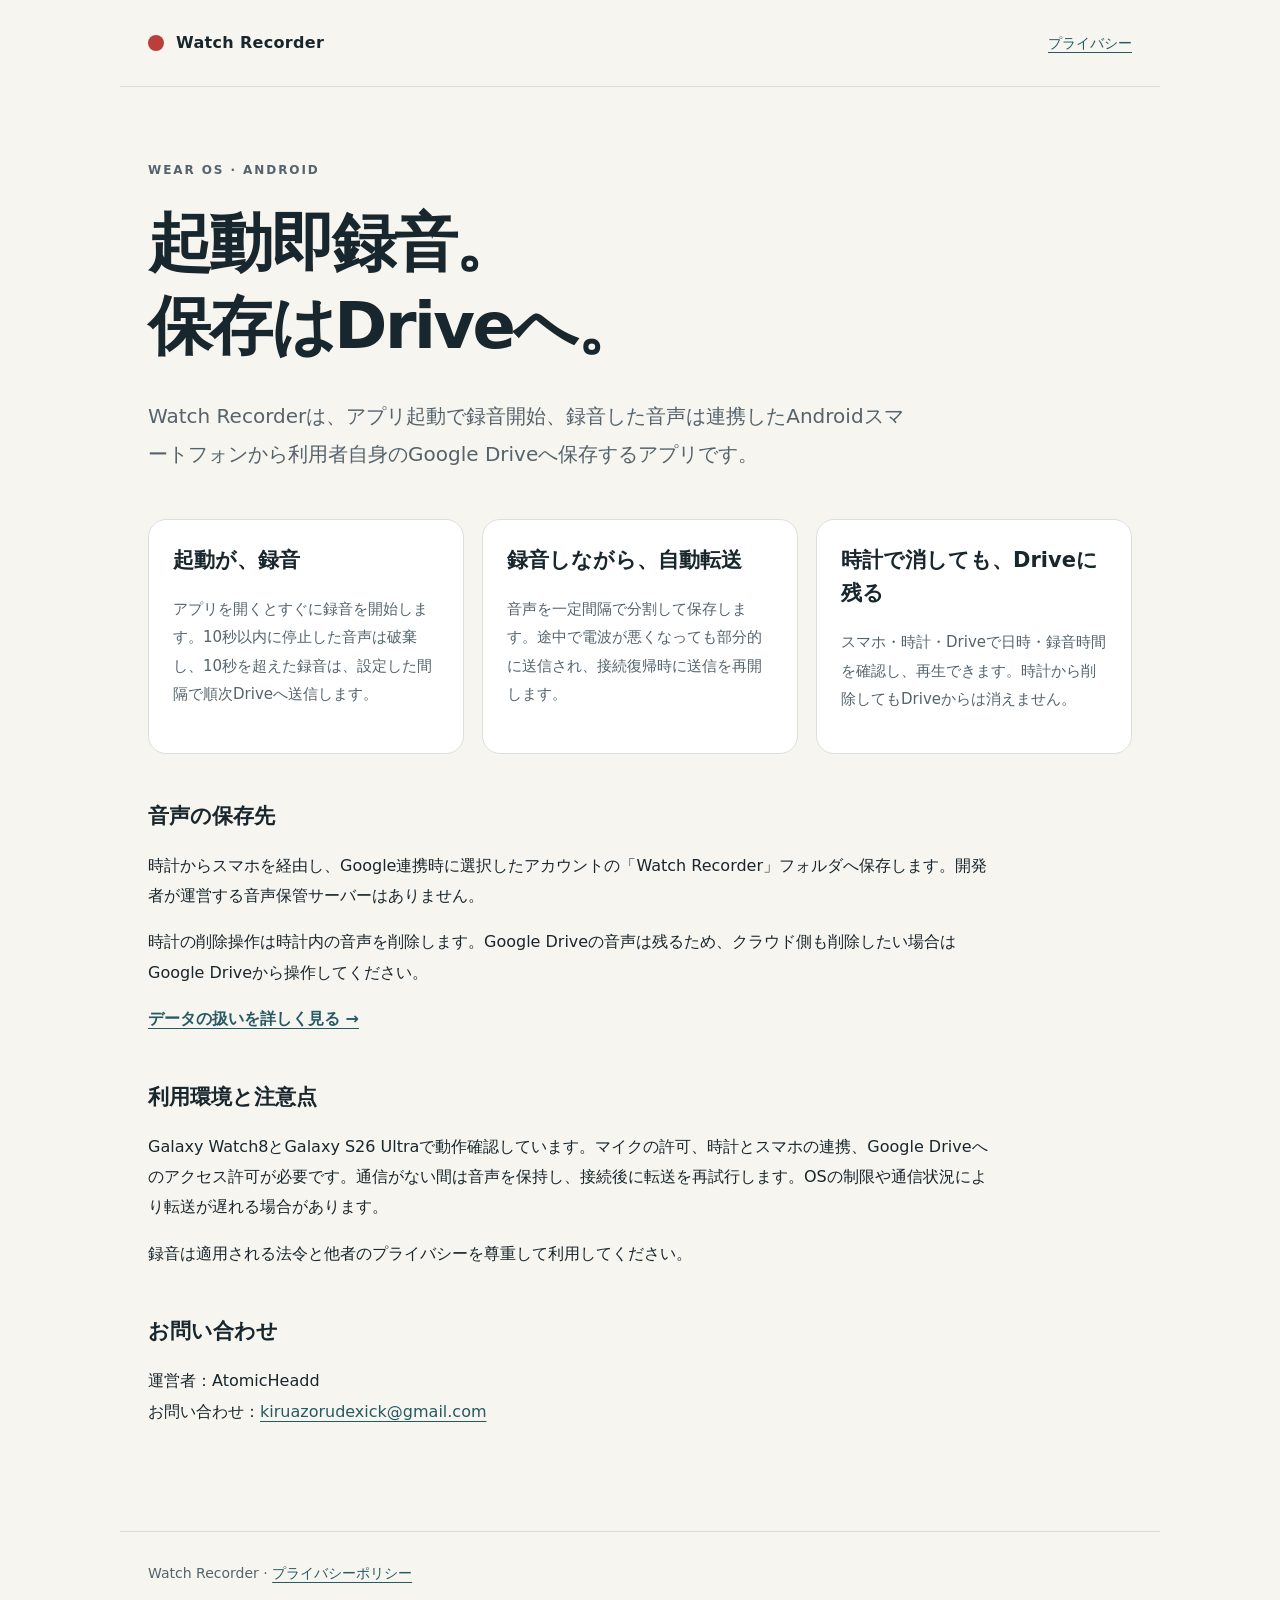
<file: index.html>
<!doctype html>
<html lang="ja">
<head>
  <meta charset="utf-8">
  <meta name="viewport" content="width=device-width,initial-scale=1">
  <meta name="description" content="Watch Recorderは、Wear OSの時計で録音した音声をAndroidスマートフォン経由で自分のGoogle Driveへ保存するアプリです。">
  <title>Watch Recorder — 起動即録音、保存はDriveへ</title>
  <link rel="stylesheet" href="style.css">
</head>
<body>
<header><a class="brand" href="index.html"><span class="dot" aria-hidden="true"></span>Watch Recorder</a><nav><a href="privacy.html">プライバシー</a></nav></header>
<main>
  <p class="eyebrow">WEAR OS · ANDROID</p>
  <h1>起動即録音。<br>保存はDriveへ。</h1>
  <p class="lead">Watch Recorderは、アプリ起動で録音開始、録音した音声は連携したAndroidスマートフォンから利用者自身のGoogle Driveへ保存するアプリです。</p>
  <section class="grid" aria-label="機能">
    <article><h2>起動が、録音</h2><p>アプリを開くとすぐに録音を開始します。10秒以内に停止した音声は破棄し、10秒を超えた録音は、設定した間隔で順次Driveへ送信します。</p></article>
    <article><h2>録音しながら、自動転送</h2><p>音声を一定間隔で分割して保存します。途中で電波が悪くなっても部分的に送信され、接続復帰時に送信を再開します。</p></article>
    <article><h2>時計で消しても、Driveに残る</h2><p>スマホ・時計・Driveで日時・録音時間を確認し、再生できます。時計から削除してもDriveからは消えません。</p></article>
  </section>
  <section><h2>音声の保存先</h2><p>時計からスマホを経由し、Google連携時に選択したアカウントの「Watch Recorder」フォルダへ保存します。開発者が運営する音声保管サーバーはありません。</p><p>時計の削除操作は時計内の音声を削除します。Google Driveの音声は残るため、クラウド側も削除したい場合はGoogle Driveから操作してください。</p><a class="link" href="privacy.html">データの扱いを詳しく見る →</a></section>
  <section><h2>利用環境と注意点</h2><p>Galaxy Watch8とGalaxy S26 Ultraで動作確認しています。マイクの許可、時計とスマホの連携、Google Driveへのアクセス許可が必要です。通信がない間は音声を保持し、接続後に転送を再試行します。OSの制限や通信状況により転送が遅れる場合があります。</p><p>録音は適用される法令と他者のプライバシーを尊重して利用してください。</p></section>
  <section><h2>お問い合わせ</h2><p>運営者：AtomicHeadd<br>お問い合わせ：<a href="mailto:kiruazorudexick@gmail.com">kiruazorudexick@gmail.com</a></p> </section>
</main>
<footer>Watch Recorder · <a href="privacy.html">プライバシーポリシー</a></footer>
</body>
</html>
</file>
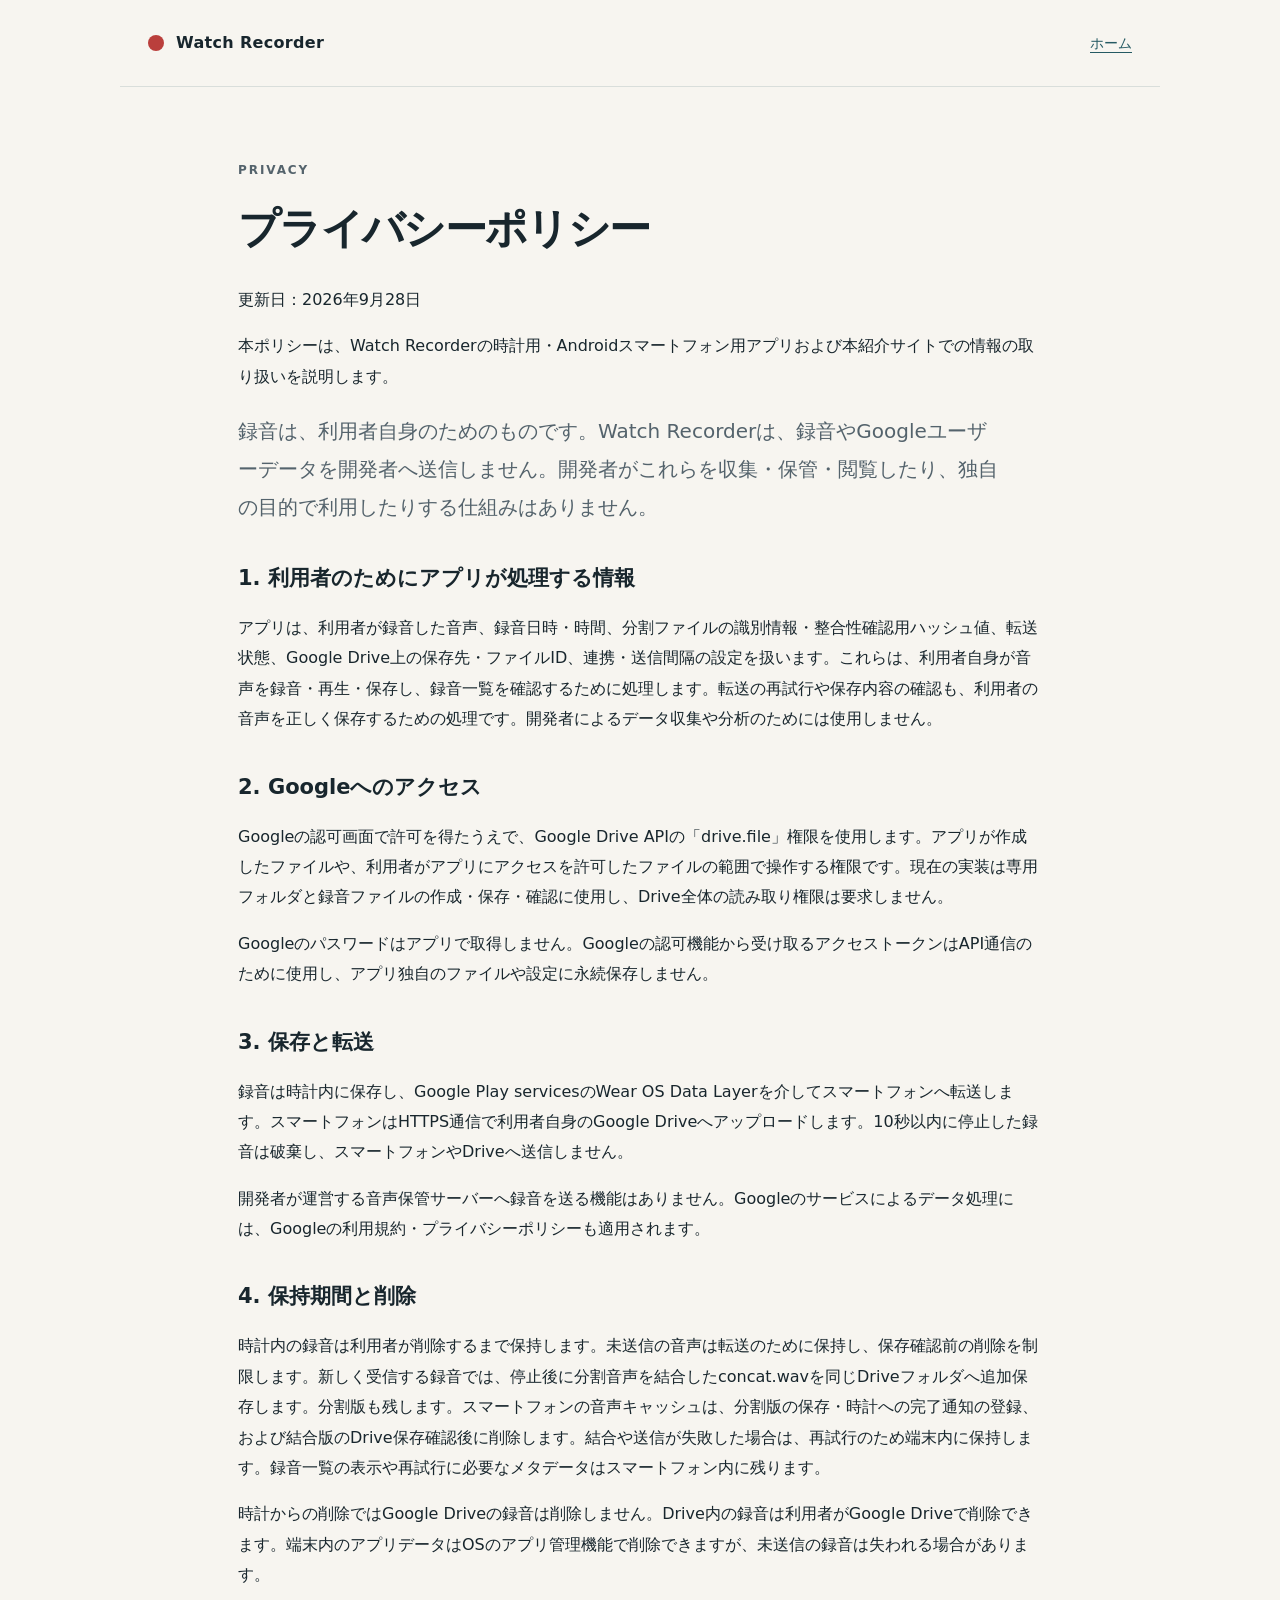
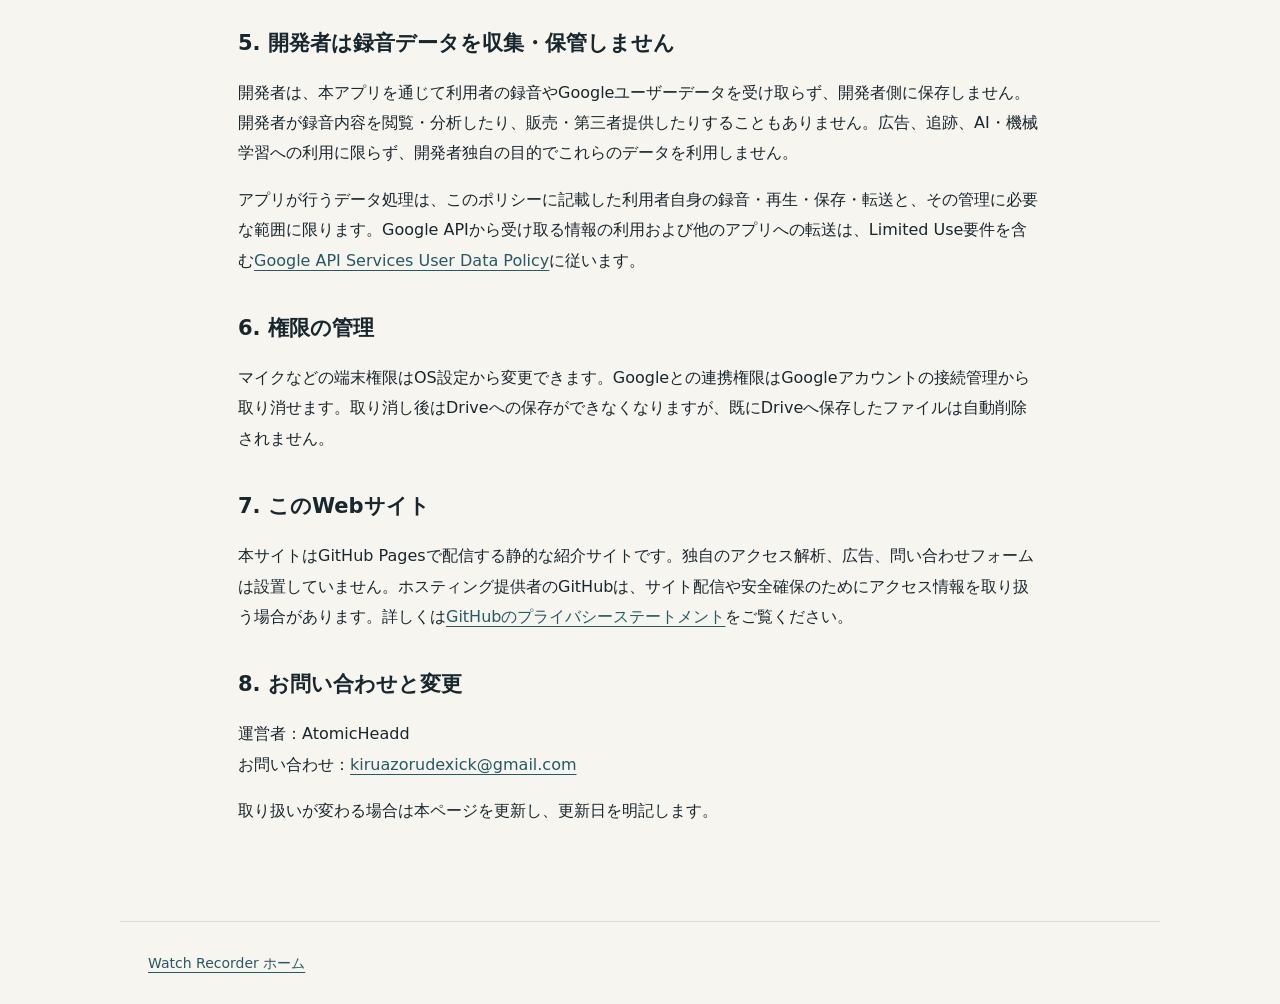
<file: privacy.html>
<!doctype html>
<html lang="ja">
<head>
  <meta charset="utf-8">
  <meta name="viewport" content="width=device-width,initial-scale=1">
  <title>プライバシーポリシー — Watch Recorder</title>
  <link rel="stylesheet" href="style.css">
</head>
<body>
<header><a class="brand" href="index.html"><span class="dot" aria-hidden="true"></span>Watch Recorder</a><nav><a href="index.html">ホーム</a></nav></header>
<main class="policy">
  <p class="eyebrow">PRIVACY</p><h1>プライバシーポリシー</h1>
  <p>更新日：2026年9月28日</p>
  <p>本ポリシーは、Watch Recorderの時計用・Androidスマートフォン用アプリおよび本紹介サイトでの情報の取り扱いを説明します。</p>
  <p class="lead">録音は、利用者自身のためのものです。Watch Recorderは、録音やGoogleユーザーデータを開発者へ送信しません。開発者がこれらを収集・保管・閲覧したり、独自の目的で利用したりする仕組みはありません。</p>
  <section><h2>1. 利用者のためにアプリが処理する情報</h2><p>アプリは、利用者が録音した音声、録音日時・時間、分割ファイルの識別情報・整合性確認用ハッシュ値、転送状態、Google Drive上の保存先・ファイルID、連携・送信間隔の設定を扱います。これらは、利用者自身が音声を録音・再生・保存し、録音一覧を確認するために処理します。転送の再試行や保存内容の確認も、利用者の音声を正しく保存するための処理です。開発者によるデータ収集や分析のためには使用しません。</p></section>
  <section><h2>2. Googleへのアクセス</h2><p>Googleの認可画面で許可を得たうえで、Google Drive APIの「drive.file」権限を使用します。アプリが作成したファイルや、利用者がアプリにアクセスを許可したファイルの範囲で操作する権限です。現在の実装は専用フォルダと録音ファイルの作成・保存・確認に使用し、Drive全体の読み取り権限は要求しません。</p><p>Googleのパスワードはアプリで取得しません。Googleの認可機能から受け取るアクセストークンはAPI通信のために使用し、アプリ独自のファイルや設定に永続保存しません。</p></section>
  <section><h2>3. 保存と転送</h2><p>録音は時計内に保存し、Google Play servicesのWear OS Data Layerを介してスマートフォンへ転送します。スマートフォンはHTTPS通信で利用者自身のGoogle Driveへアップロードします。10秒以内に停止した録音は破棄し、スマートフォンやDriveへ送信しません。</p><p>開発者が運営する音声保管サーバーへ録音を送る機能はありません。Googleのサービスによるデータ処理には、Googleの利用規約・プライバシーポリシーも適用されます。</p></section>
  <section><h2>4. 保持期間と削除</h2><p>時計内の録音は利用者が削除するまで保持します。未送信の音声は転送のために保持し、保存確認前の削除を制限します。新しく受信する録音では、停止後に分割音声を結合したconcat.wavを同じDriveフォルダへ追加保存します。分割版も残します。スマートフォンの音声キャッシュは、分割版の保存・時計への完了通知の登録、および結合版のDrive保存確認後に削除します。結合や送信が失敗した場合は、再試行のため端末内に保持します。録音一覧の表示や再試行に必要なメタデータはスマートフォン内に残ります。</p><p>時計からの削除ではGoogle Driveの録音は削除しません。Drive内の録音は利用者がGoogle Driveで削除できます。端末内のアプリデータはOSのアプリ管理機能で削除できますが、未送信の録音は失われる場合があります。</p></section>
  <section><h2>5. 開発者は録音データを収集・保管しません</h2><p>開発者は、本アプリを通じて利用者の録音やGoogleユーザーデータを受け取らず、開発者側に保存しません。開発者が録音内容を閲覧・分析したり、販売・第三者提供したりすることもありません。広告、追跡、AI・機械学習への利用に限らず、開発者独自の目的でこれらのデータを利用しません。</p><p>アプリが行うデータ処理は、このポリシーに記載した利用者自身の録音・再生・保存・転送と、その管理に必要な範囲に限ります。Google APIから受け取る情報の利用および他のアプリへの転送は、Limited Use要件を含む<a href="https://developers.google.com/terms/api-services-user-data-policy">Google API Services User Data Policy</a>に従います。</p></section>
  <section><h2>6. 権限の管理</h2><p>マイクなどの端末権限はOS設定から変更できます。Googleとの連携権限はGoogleアカウントの接続管理から取り消せます。取り消し後はDriveへの保存ができなくなりますが、既にDriveへ保存したファイルは自動削除されません。</p></section>
  <section><h2>7. このWebサイト</h2><p>本サイトはGitHub Pagesで配信する静的な紹介サイトです。独自のアクセス解析、広告、問い合わせフォームは設置していません。ホスティング提供者のGitHubは、サイト配信や安全確保のためにアクセス情報を取り扱う場合があります。詳しくは<a href="https://docs.github.com/en/site-policy/privacy-policies/github-general-privacy-statement">GitHubのプライバシーステートメント</a>をご覧ください。</p></section>
  <section><h2>8. お問い合わせと変更</h2><p>運営者：AtomicHeadd<br>お問い合わせ：<a href="mailto:kiruazorudexick@gmail.com">kiruazorudexick@gmail.com</a></p><p>取り扱いが変わる場合は本ページを更新し、更新日を明記します。</p></section>
</main>
<footer><a href="index.html">Watch Recorder ホーム</a></footer>
</body>
</html>
</file>
<file: style.css>
:root{color-scheme:light;--ink:#18262d;--muted:#54636c;--accent:#ba3f3c;--paper:#f7f5f0}*{box-sizing:border-box}body{margin:0;background:var(--paper);color:var(--ink);font-family:system-ui,-apple-system,"Segoe UI","Noto Sans JP",sans-serif;line-height:1.9}header,main,footer{max-width:1040px;margin:auto;padding:28px}header{display:flex;align-items:center;justify-content:space-between;gap:20px;border-bottom:1px solid #d9dedb}a{color:#255a63;text-underline-offset:4px}.brand{font-weight:750;letter-spacing:.02em;color:var(--ink);text-decoration:none;display:flex;align-items:center;gap:12px}.dot{width:16px;height:16px;border-radius:50%;background:var(--accent)}nav{font-size:14px}main{padding-top:60px}.eyebrow{font-size:12px;letter-spacing:.16em;color:var(--muted);font-weight:700}h1{font-size:clamp(32px,6vw,64px);line-height:1.3;letter-spacing:-.04em;margin:20px 0 28px}h2{font-size:21px;line-height:1.6}.lead{font-size:20px;max-width:760px;color:var(--muted)}section{margin:46px 0}section p{max-width:850px}.grid{display:grid;grid-template-columns:repeat(3,1fr);gap:18px}.grid article{border:1px solid #dae0dc;border-radius:18px;background:#fff;padding:24px}.grid h2{margin-top:0}.grid p{color:var(--muted);font-size:15px}.link{font-weight:650}footer{font-size:14px;color:var(--muted);border-top:1px solid #d9dedb;margin-top:30px}.policy{max-width:860px}.policy h1{font-size:clamp(27px,5vw,42px)}.policy section{margin:36px 0}a:focus-visible{outline:3px solid var(--accent);outline-offset:4px}@media(max-width:680px){header,main,footer{padding:22px}main{padding-top:36px}.grid{grid-template-columns:1fr}header{align-items:flex-start}.brand{font-size:15px}.lead{font-size:18px}}
</file>
